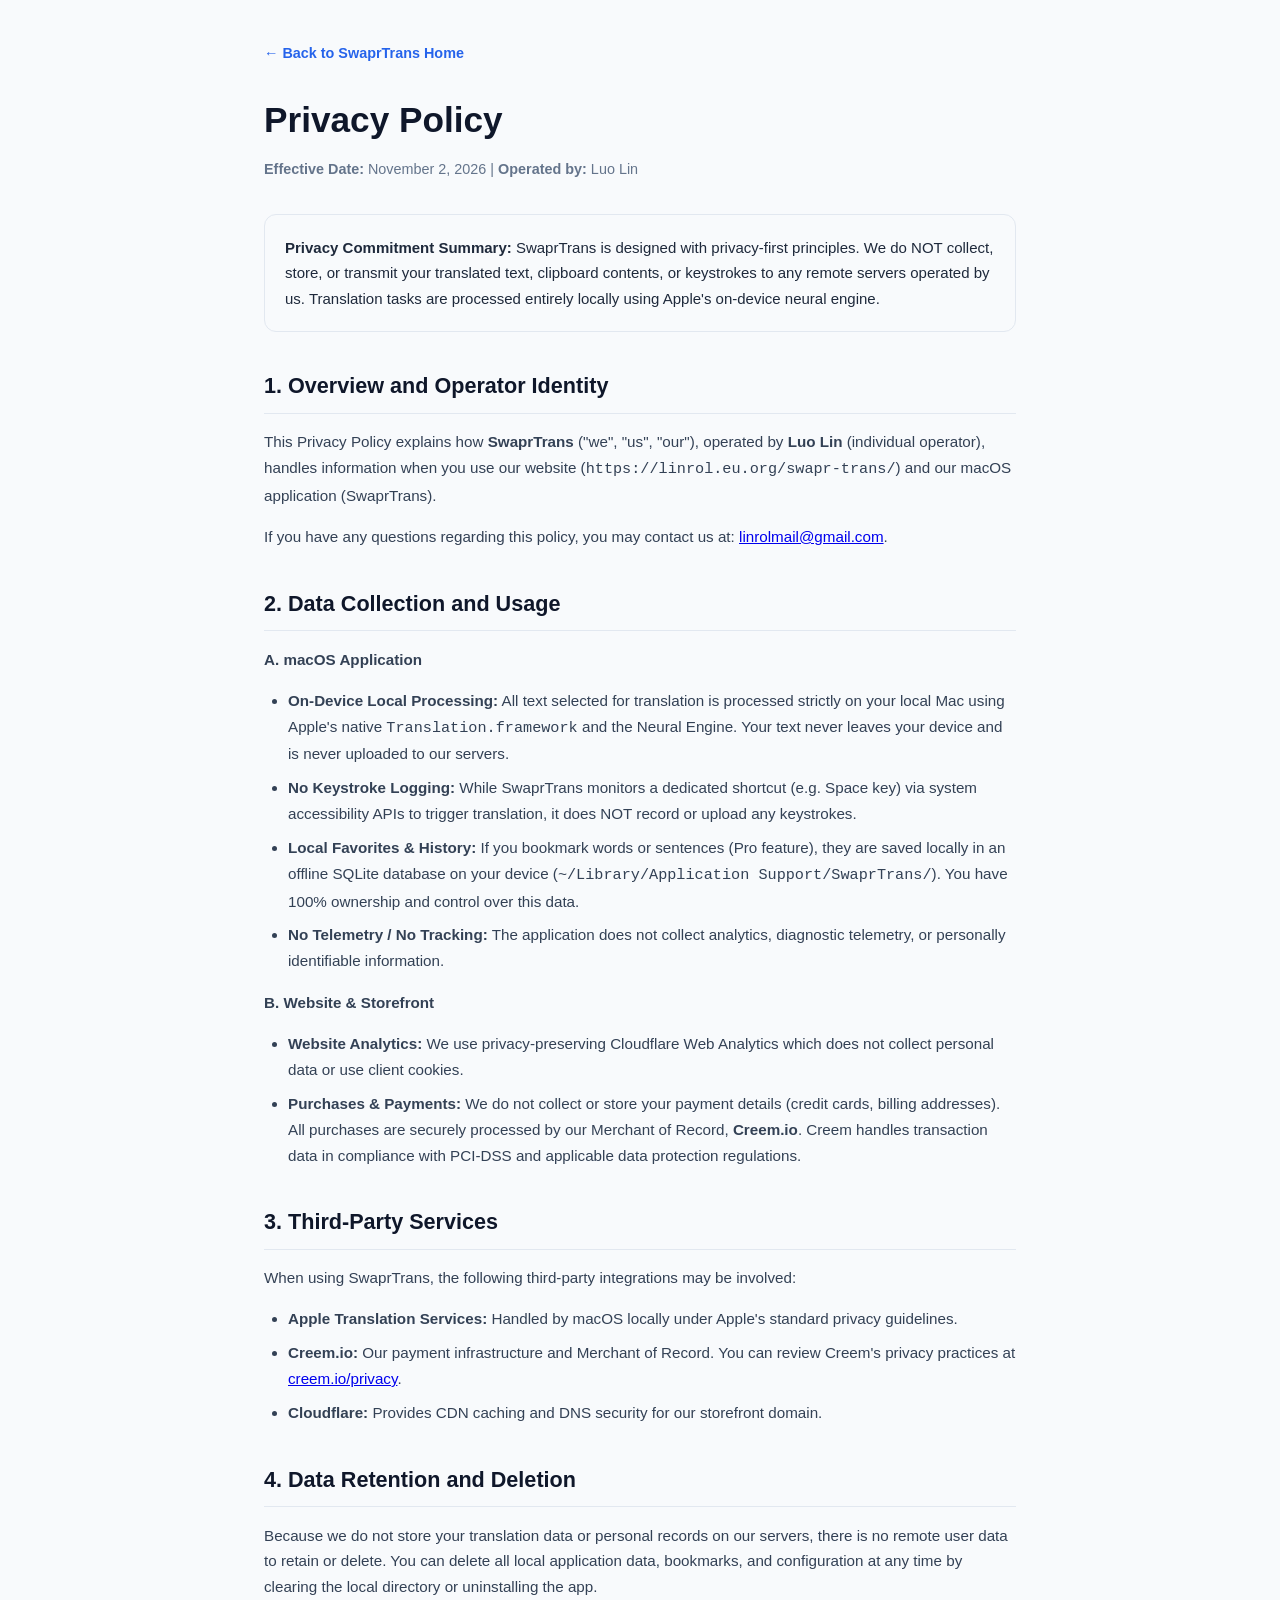
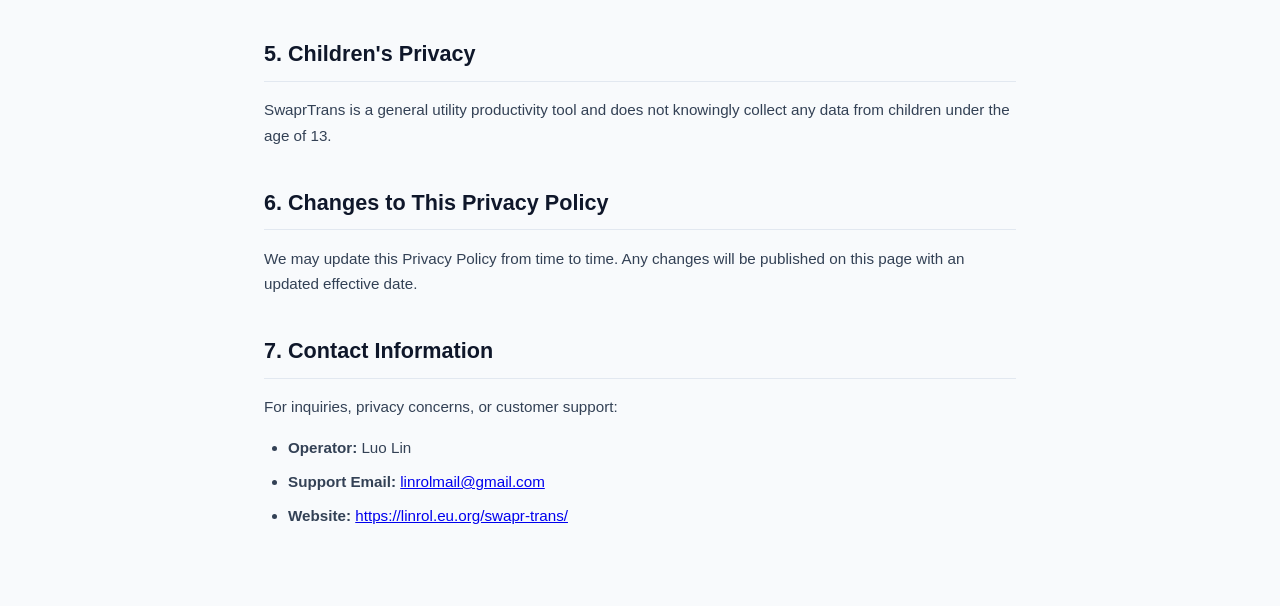
<file: docs/privacy.html>
<!DOCTYPE html>
<html lang="en">
  <head>
    <meta charset="utf-8" />
    <meta name="viewport" content="width=device-width, initial-scale=1" />
    <title>Privacy Policy - SwaprTrans</title>
    <meta name="description" content="Privacy Policy for SwaprTrans application and website." />
    <link rel="canonical" href="https://linrol.eu.org/swapr-trans/privacy.html" />
    <link rel="icon" type="image/png" href="assets/favicon.png" />
    <link rel="stylesheet" href="styles.css" />
    <style>
      .legal-page {
        max-width: 800px;
        margin: 40px auto 80px;
        padding: 0 24px;
        color: #1e293b;
        line-height: 1.7;
      }
      .legal-page h1 {
        font-size: 2.2rem;
        font-weight: 800;
        margin-bottom: 8px;
        color: #0f172a;
      }
      .legal-page .meta {
        color: #64748b;
        font-size: 0.9rem;
        margin-bottom: 32px;
      }
      .legal-page h2 {
        font-size: 1.35rem;
        font-weight: 700;
        margin-top: 36px;
        margin-bottom: 12px;
        color: #0f172a;
        border-bottom: 1px solid #e2e8f0;
        padding-bottom: 8px;
      }
      .legal-page p, .legal-page li {
        font-size: 0.95rem;
        color: #334155;
      }
      .legal-page ul {
        padding-left: 24px;
        margin-bottom: 16px;
      }
      .legal-page li {
        margin-bottom: 8px;
      }
      .legal-card {
        background: #f8fafc;
        border: 1px solid #e2e8f0;
        border-radius: 12px;
        padding: 20px;
        margin: 24px 0;
      }
      .back-nav {
        margin-bottom: 24px;
      }
      .back-nav a {
        display: inline-flex;
        align-items: center;
        gap: 6px;
        color: #2563eb;
        text-decoration: none;
        font-weight: 600;
        font-size: 0.9rem;
      }
      .back-nav a:hover {
        text-decoration: underline;
      }
    </style>
  </head>
  <body>
    <div class="legal-page">
      <div class="back-nav">
        <a href="./">← Back to SwaprTrans Home</a>
      </div>

      <h1>Privacy Policy</h1>
      <div class="meta">
        <strong>Effective Date:</strong> November 2, 2026 | <strong>Operated by:</strong> Luo Lin
      </div>

      <div class="legal-card">
        <strong>Privacy Commitment Summary:</strong> SwaprTrans is designed with privacy-first principles. We do NOT collect, store, or transmit your translated text, clipboard contents, or keystrokes to any remote servers operated by us. Translation tasks are processed entirely locally using Apple's on-device neural engine.
      </div>

      <h2>1. Overview and Operator Identity</h2>
      <p>
        This Privacy Policy explains how <strong>SwaprTrans</strong> ("we", "us", "our"), operated by <strong>Luo Lin</strong> (individual operator), handles information when you use our website (<code>https://linrol.eu.org/swapr-trans/</code>) and our macOS application (SwaprTrans).
      </p>
      <p>
        If you have any questions regarding this policy, you may contact us at: <a href="mailto:linrolmail@gmail.com">linrolmail@gmail.com</a>.
      </p>

      <h2>2. Data Collection and Usage</h2>
      <p><strong>A. macOS Application</strong></p>
      <ul>
        <li><strong>On-Device Local Processing:</strong> All text selected for translation is processed strictly on your local Mac using Apple's native <code>Translation.framework</code> and the Neural Engine. Your text never leaves your device and is never uploaded to our servers.</li>
        <li><strong>No Keystroke Logging:</strong> While SwaprTrans monitors a dedicated shortcut (e.g. Space key) via system accessibility APIs to trigger translation, it does NOT record or upload any keystrokes.</li>
        <li><strong>Local Favorites & History:</strong> If you bookmark words or sentences (Pro feature), they are saved locally in an offline SQLite database on your device (<code>~/Library/Application Support/SwaprTrans/</code>). You have 100% ownership and control over this data.</li>
        <li><strong>No Telemetry / No Tracking:</strong> The application does not collect analytics, diagnostic telemetry, or personally identifiable information.</li>
      </ul>

      <p><strong>B. Website & Storefront</strong></p>
      <ul>
        <li><strong>Website Analytics:</strong> We use privacy-preserving Cloudflare Web Analytics which does not collect personal data or use client cookies.</li>
        <li><strong>Purchases & Payments:</strong> We do not collect or store your payment details (credit cards, billing addresses). All purchases are securely processed by our Merchant of Record, <strong>Creem.io</strong>. Creem handles transaction data in compliance with PCI-DSS and applicable data protection regulations.</li>
      </ul>

      <h2>3. Third-Party Services</h2>
      <p>
        When using SwaprTrans, the following third-party integrations may be involved:
      </p>
      <ul>
        <li><strong>Apple Translation Services:</strong> Handled by macOS locally under Apple's standard privacy guidelines.</li>
        <li><strong>Creem.io:</strong> Our payment infrastructure and Merchant of Record. You can review Creem's privacy practices at <a href="https://www.creem.io/privacy" target="_blank" rel="noopener noreferrer">creem.io/privacy</a>.</li>
        <li><strong>Cloudflare:</strong> Provides CDN caching and DNS security for our storefront domain.</li>
      </ul>

      <h2>4. Data Retention and Deletion</h2>
      <p>
        Because we do not store your translation data or personal records on our servers, there is no remote user data to retain or delete. You can delete all local application data, bookmarks, and configuration at any time by clearing the local directory or uninstalling the app.
      </p>

      <h2>5. Children's Privacy</h2>
      <p>
        SwaprTrans is a general utility productivity tool and does not knowingly collect any data from children under the age of 13.
      </p>

      <h2>6. Changes to This Privacy Policy</h2>
      <p>
        We may update this Privacy Policy from time to time. Any changes will be published on this page with an updated effective date.
      </p>

      <h2>7. Contact Information</h2>
      <p>
        For inquiries, privacy concerns, or customer support:
      </p>
      <ul>
        <li><strong>Operator:</strong> Luo Lin</li>
        <li><strong>Support Email:</strong> <a href="mailto:linrolmail@gmail.com">linrolmail@gmail.com</a></li>
        <li><strong>Website:</strong> <a href="https://linrol.eu.org/swapr-trans/">https://linrol.eu.org/swapr-trans/</a></li>
      </ul>
    </div>
  </body>
</html>
</file>
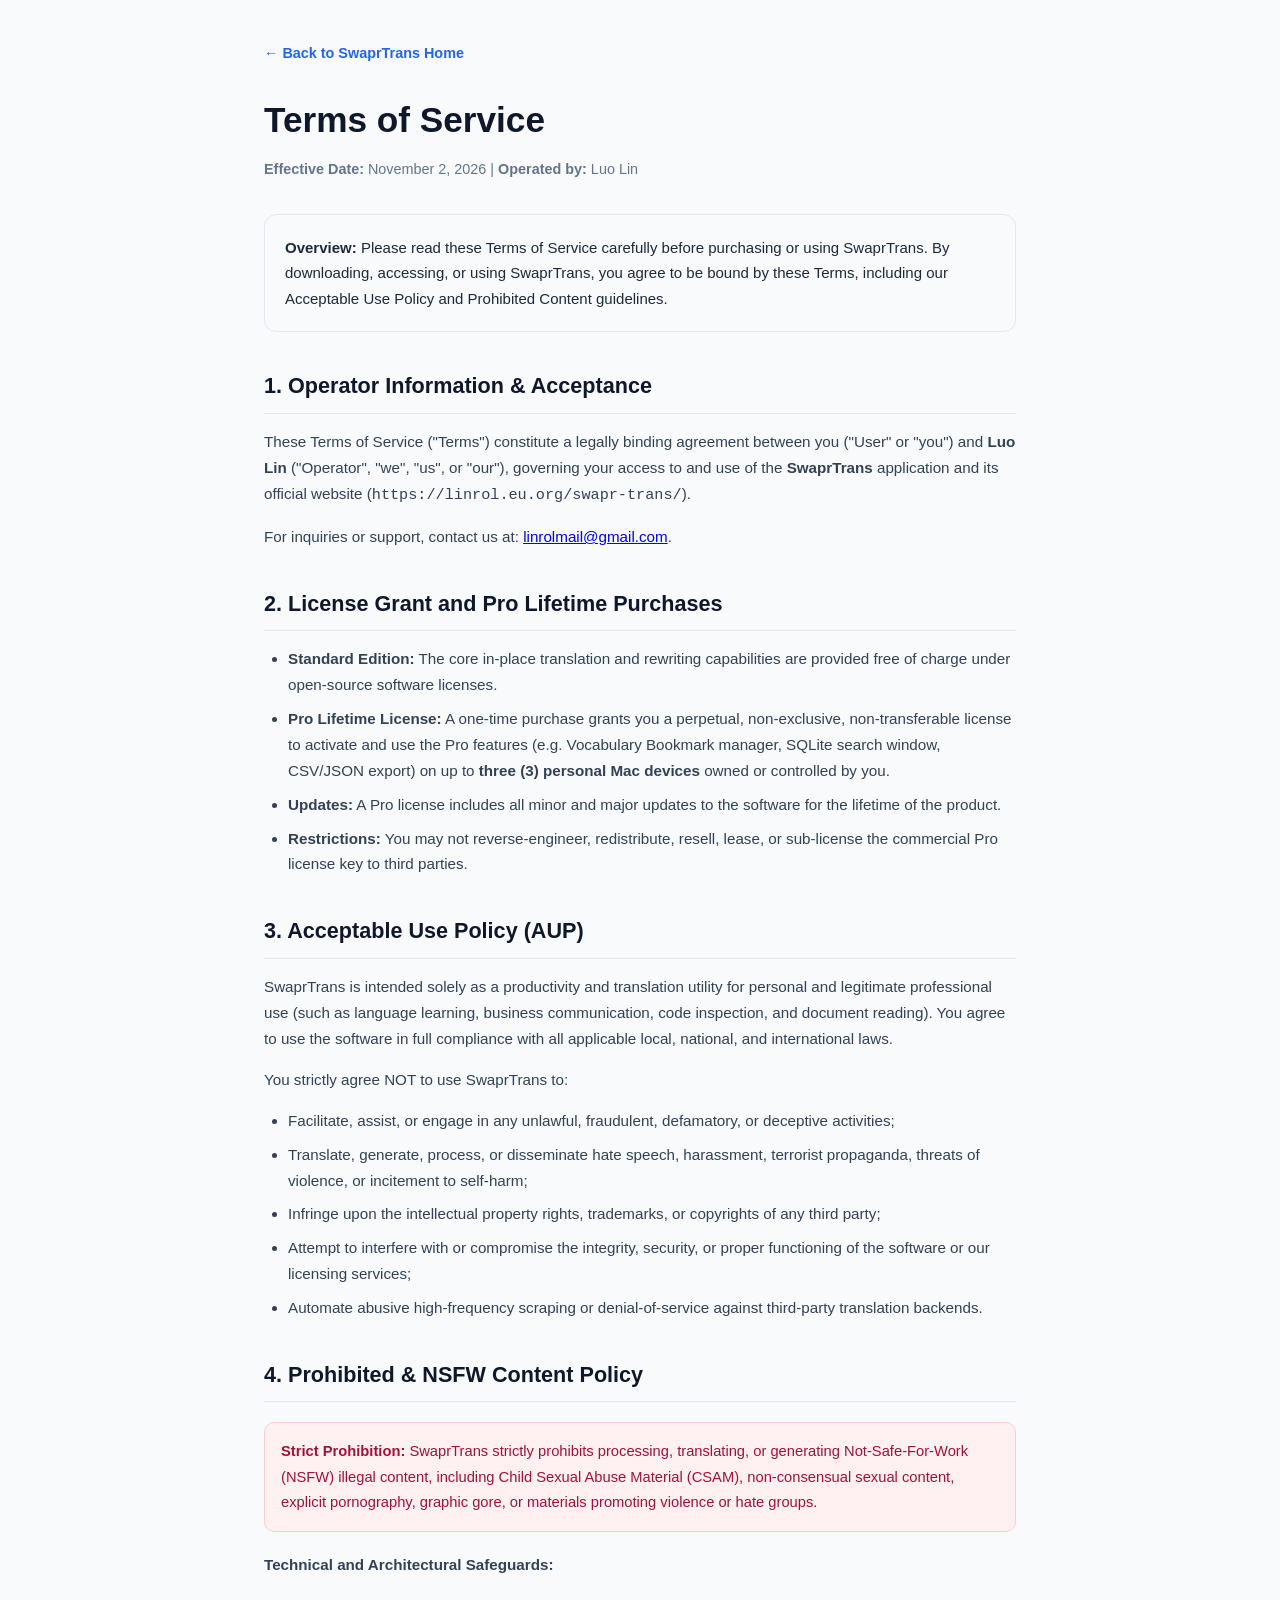
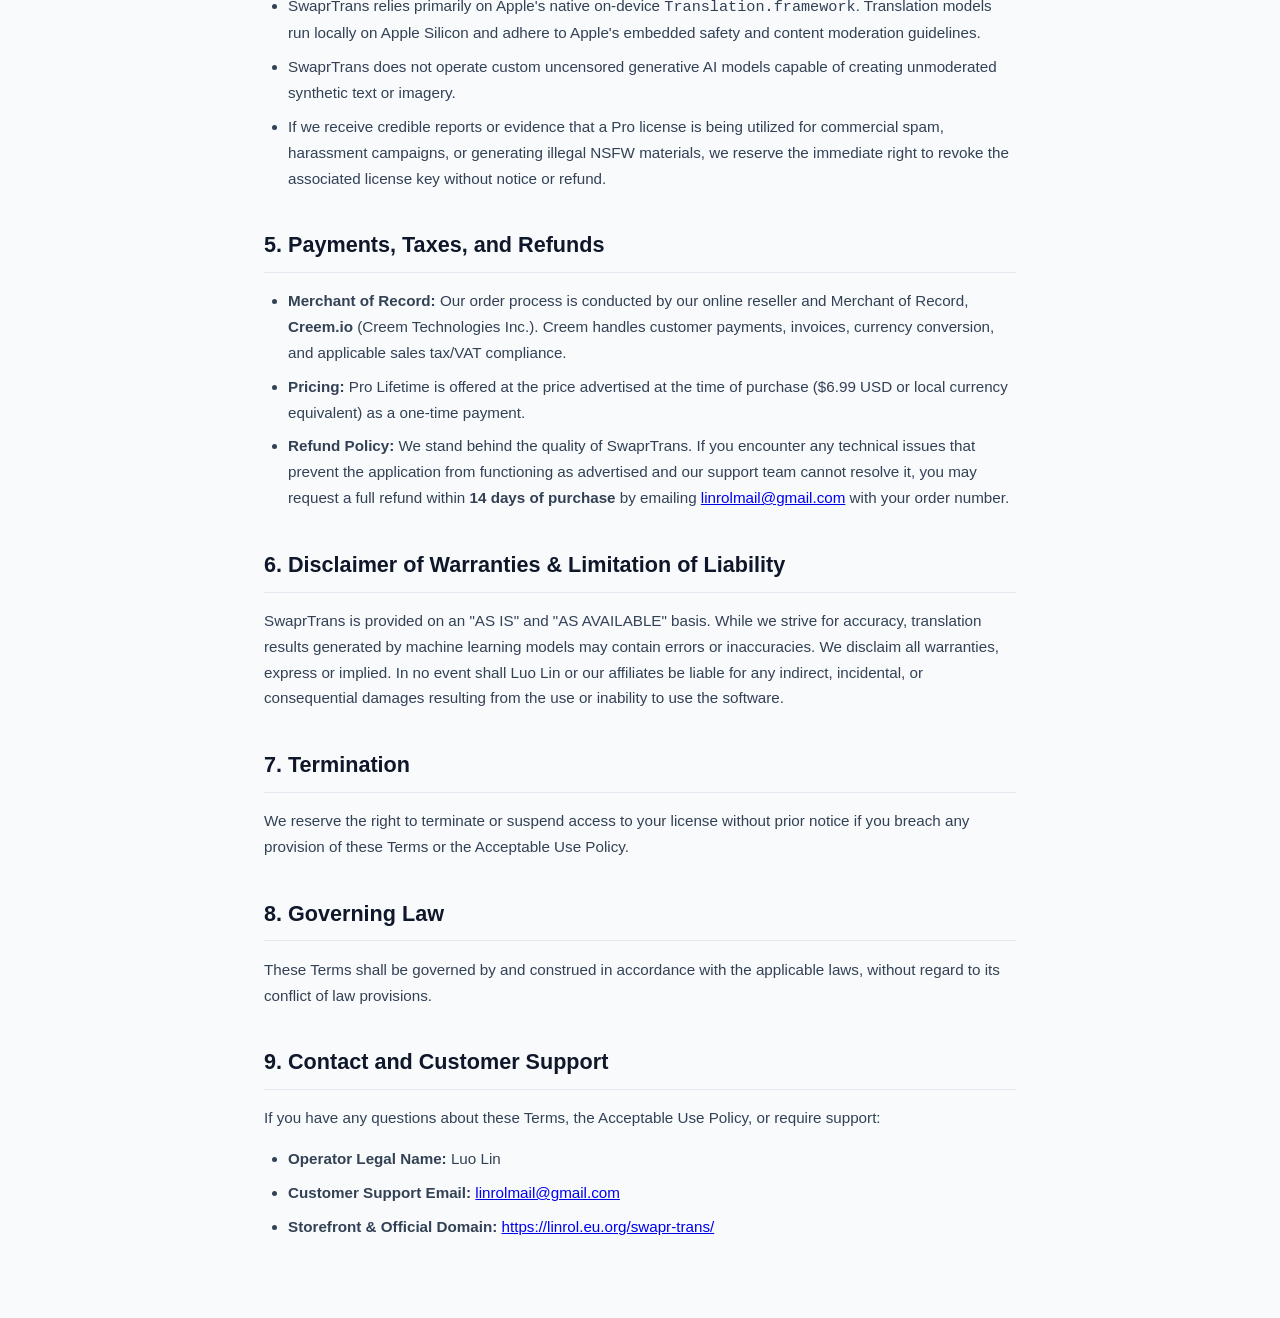
<file: docs/terms.html>
<!DOCTYPE html>
<html lang="en">
  <head>
    <meta charset="utf-8" />
    <meta name="viewport" content="width=device-width, initial-scale=1" />
    <title>Terms of Service - SwaprTrans</title>
    <meta name="description" content="Terms of Service and Acceptable Use Policy for SwaprTrans." />
    <link rel="canonical" href="https://linrol.eu.org/swapr-trans/terms.html" />
    <link rel="icon" type="image/png" href="assets/favicon.png" />
    <link rel="stylesheet" href="styles.css" />
    <style>
      .legal-page {
        max-width: 800px;
        margin: 40px auto 80px;
        padding: 0 24px;
        color: #1e293b;
        line-height: 1.7;
      }
      .legal-page h1 {
        font-size: 2.2rem;
        font-weight: 800;
        margin-bottom: 8px;
        color: #0f172a;
      }
      .legal-page .meta {
        color: #64748b;
        font-size: 0.9rem;
        margin-bottom: 32px;
      }
      .legal-page h2 {
        font-size: 1.35rem;
        font-weight: 700;
        margin-top: 36px;
        margin-bottom: 12px;
        color: #0f172a;
        border-bottom: 1px solid #e2e8f0;
        padding-bottom: 8px;
      }
      .legal-page p, .legal-page li {
        font-size: 0.95rem;
        color: #334155;
      }
      .legal-page ul {
        padding-left: 24px;
        margin-bottom: 16px;
      }
      .legal-page li {
        margin-bottom: 8px;
      }
      .legal-card {
        background: #f8fafc;
        border: 1px solid #e2e8f0;
        border-radius: 12px;
        padding: 20px;
        margin: 24px 0;
      }
      .back-nav {
        margin-bottom: 24px;
      }
      .back-nav a {
        display: inline-flex;
        align-items: center;
        gap: 6px;
        color: #2563eb;
        text-decoration: none;
        font-weight: 600;
        font-size: 0.9rem;
      }
      .back-nav a:hover {
        text-decoration: underline;
      }
      .alert-box {
        background: #fff1f2;
        border: 1px solid #fecdd3;
        border-radius: 10px;
        padding: 16px;
        color: #9f1239;
        font-size: 0.92rem;
        margin: 20px 0;
      }
    </style>
  </head>
  <body>
    <div class="legal-page">
      <div class="back-nav">
        <a href="./">← Back to SwaprTrans Home</a>
      </div>

      <h1>Terms of Service</h1>
      <div class="meta">
        <strong>Effective Date:</strong> November 2, 2026 | <strong>Operated by:</strong> Luo Lin
      </div>

      <div class="legal-card">
        <strong>Overview:</strong> Please read these Terms of Service carefully before purchasing or using SwaprTrans. By downloading, accessing, or using SwaprTrans, you agree to be bound by these Terms, including our Acceptable Use Policy and Prohibited Content guidelines.
      </div>

      <h2>1. Operator Information & Acceptance</h2>
      <p>
        These Terms of Service ("Terms") constitute a legally binding agreement between you ("User" or "you") and <strong>Luo Lin</strong> ("Operator", "we", "us", or "our"), governing your access to and use of the <strong>SwaprTrans</strong> application and its official website (<code>https://linrol.eu.org/swapr-trans/</code>).
      </p>
      <p>
        For inquiries or support, contact us at: <a href="mailto:linrolmail@gmail.com">linrolmail@gmail.com</a>.
      </p>

      <h2>2. License Grant and Pro Lifetime Purchases</h2>
      <ul>
        <li><strong>Standard Edition:</strong> The core in-place translation and rewriting capabilities are provided free of charge under open-source software licenses.</li>
        <li><strong>Pro Lifetime License:</strong> A one-time purchase grants you a perpetual, non-exclusive, non-transferable license to activate and use the Pro features (e.g. Vocabulary Bookmark manager, SQLite search window, CSV/JSON export) on up to <strong>three (3) personal Mac devices</strong> owned or controlled by you.</li>
        <li><strong>Updates:</strong> A Pro license includes all minor and major updates to the software for the lifetime of the product.</li>
        <li><strong>Restrictions:</strong> You may not reverse-engineer, redistribute, resell, lease, or sub-license the commercial Pro license key to third parties.</li>
      </ul>

      <h2>3. Acceptable Use Policy (AUP)</h2>
      <p>
        SwaprTrans is intended solely as a productivity and translation utility for personal and legitimate professional use (such as language learning, business communication, code inspection, and document reading). You agree to use the software in full compliance with all applicable local, national, and international laws.
      </p>
      <p>You strictly agree NOT to use SwaprTrans to:</p>
      <ul>
        <li>Facilitate, assist, or engage in any unlawful, fraudulent, defamatory, or deceptive activities;</li>
        <li>Translate, generate, process, or disseminate hate speech, harassment, terrorist propaganda, threats of violence, or incitement to self-harm;</li>
        <li>Infringe upon the intellectual property rights, trademarks, or copyrights of any third party;</li>
        <li>Attempt to interfere with or compromise the integrity, security, or proper functioning of the software or our licensing services;</li>
        <li>Automate abusive high-frequency scraping or denial-of-service against third-party translation backends.</li>
      </ul>

      <h2>4. Prohibited & NSFW Content Policy</h2>
      <div class="alert-box">
        <strong>Strict Prohibition:</strong> SwaprTrans strictly prohibits processing, translating, or generating Not-Safe-For-Work (NSFW) illegal content, including Child Sexual Abuse Material (CSAM), non-consensual sexual content, explicit pornography, graphic gore, or materials promoting violence or hate groups.
      </div>
      <p>
        <strong>Technical and Architectural Safeguards:</strong>
      </p>
      <ul>
        <li>SwaprTrans relies primarily on Apple's native on-device <code>Translation.framework</code>. Translation models run locally on Apple Silicon and adhere to Apple's embedded safety and content moderation guidelines.</li>
        <li>SwaprTrans does not operate custom uncensored generative AI models capable of creating unmoderated synthetic text or imagery.</li>
        <li>If we receive credible reports or evidence that a Pro license is being utilized for commercial spam, harassment campaigns, or generating illegal NSFW materials, we reserve the immediate right to revoke the associated license key without notice or refund.</li>
      </ul>

      <h2>5. Payments, Taxes, and Refunds</h2>
      <ul>
        <li><strong>Merchant of Record:</strong> Our order process is conducted by our online reseller and Merchant of Record, <strong>Creem.io</strong> (Creem Technologies Inc.). Creem handles customer payments, invoices, currency conversion, and applicable sales tax/VAT compliance.</li>
        <li><strong>Pricing:</strong> Pro Lifetime is offered at the price advertised at the time of purchase ($6.99 USD or local currency equivalent) as a one-time payment.</li>
        <li><strong>Refund Policy:</strong> We stand behind the quality of SwaprTrans. If you encounter any technical issues that prevent the application from functioning as advertised and our support team cannot resolve it, you may request a full refund within <strong>14 days of purchase</strong> by emailing <a href="mailto:linrolmail@gmail.com">linrolmail@gmail.com</a> with your order number.</li>
      </ul>

      <h2>6. Disclaimer of Warranties & Limitation of Liability</h2>
      <p>
        SwaprTrans is provided on an "AS IS" and "AS AVAILABLE" basis. While we strive for accuracy, translation results generated by machine learning models may contain errors or inaccuracies. We disclaim all warranties, express or implied. In no event shall Luo Lin or our affiliates be liable for any indirect, incidental, or consequential damages resulting from the use or inability to use the software.
      </p>

      <h2>7. Termination</h2>
      <p>
        We reserve the right to terminate or suspend access to your license without prior notice if you breach any provision of these Terms or the Acceptable Use Policy.
      </p>

      <h2>8. Governing Law</h2>
      <p>
        These Terms shall be governed by and construed in accordance with the applicable laws, without regard to its conflict of law provisions.
      </p>

      <h2>9. Contact and Customer Support</h2>
      <p>
        If you have any questions about these Terms, the Acceptable Use Policy, or require support:
      </p>
      <ul>
        <li><strong>Operator Legal Name:</strong> Luo Lin</li>
        <li><strong>Customer Support Email:</strong> <a href="mailto:linrolmail@gmail.com">linrolmail@gmail.com</a></li>
        <li><strong>Storefront & Official Domain:</strong> <a href="https://linrol.eu.org/swapr-trans/">https://linrol.eu.org/swapr-trans/</a></li>
      </ul>
    </div>
  </body>
</html>
</file>
<file: docs/styles.css>
:root {
  --bg: #f8fafc;
  --bg-elevated: rgba(255, 255, 255, 0.9);
  --bg-card: #ffffff;
  --bg-card-hover: #ffffff;
  --border: rgba(15, 23, 42, 0.08);
  --border-strong: rgba(15, 23, 42, 0.14);
  --border-accent: rgba(37, 99, 235, 0.35);
  --text: #0f172a;
  --text-muted: #475569;
  --text-dim: #64748b;
  --primary: #0284c7;
  --primary-hover: #0369a1;
  --accent: #6366f1;
  --emerald: #059669;
  --radius-xs: 6px;
  --radius-sm: 10px;
  --radius: 16px;
  --radius-lg: 24px;
  --ease: cubic-bezier(0.16, 1, 0.3, 1);
  --font-sans: -apple-system, BlinkMacSystemFont, "SF Pro Text", "SF Pro Display", "PingFang SC", "Hiragino Sans GB", "Segoe UI", Roboto, Helvetica, Arial, sans-serif;
  --font-mono: ui-monospace, SFMono-Regular, "SF Mono", Menlo, Monaco, Consolas, monospace;
  color-scheme: light;
}

*, *::before, *::after {
  box-sizing: border-box;
}

html {
  scroll-behavior: smooth;
  scroll-padding-top: 90px;
}

body {
  margin: 0;
  min-height: 100dvh;
  font-family: var(--font-sans);
  font-size: 15px;
  line-height: 1.6;
  color: var(--text);
  background-color: var(--bg);
  overflow-x: hidden;
  -webkit-font-smoothing: antialiased;
  text-rendering: optimizeLegibility;
}

/* Luminous Ambient Glow (Hardware Accelerated, Zero-Blur Gradient) */
.ambient {
  position: absolute;
  top: 0;
  left: 0;
  right: 0;
  height: 1200px;
  pointer-events: none;
  z-index: 0;
  overflow: hidden;
  background:
    radial-gradient(circle 500px at 25% 0%, rgba(186, 230, 253, 0.45) 0%, transparent 70%),
    radial-gradient(circle 450px at 85% 25%, rgba(221, 214, 254, 0.4) 0%, transparent 70%),
    radial-gradient(circle 400px at 15% 65%, rgba(254, 215, 170, 0.25) 0%, transparent 70%);
}

.container {
  width: 100%;
  max-width: 960px;
  margin: 0 auto;
  padding: 0 20px;
  position: relative;
  z-index: 1;
}

/* Floating Pill Navbar */
.nav-wrap {
  position: sticky;
  top: 16px;
  z-index: 100;
  display: flex;
  justify-content: center;
  padding: 0 16px;
}

.nav-pill {
  display: flex;
  align-items: center;
  justify-content: space-between;
  gap: 16px;
  padding: 6px 14px 6px 12px;
  background: rgba(255, 255, 255, 0.88);
  backdrop-filter: blur(20px) saturate(180%);
  -webkit-backdrop-filter: blur(20px) saturate(180%);
  border: 1px solid var(--border-strong);
  border-radius: 9999px;
  box-shadow: 0 10px 30px rgba(15, 23, 42, 0.08), 0 1px 3px rgba(15, 23, 42, 0.05);
  max-width: 900px;
  width: 100%;
}

.brand {
  display: flex;
  align-items: center;
  gap: 10px;
  text-decoration: none;
  color: var(--text);
  font-weight: 700;
  flex-shrink: 0;
}

.brand img {
  border-radius: 7px;
  box-shadow: 0 2px 6px rgba(0, 0, 0, 0.08);
}

.brand-text {
  display: flex;
  align-items: center;
  gap: 6px;
}

.brand-title {
  font-size: 0.98rem;
  letter-spacing: -0.02em;
  color: #0f172a;
  white-space: nowrap;
}

.brand-badge {
  font-size: 0.72rem;
  color: #0284c7;
  background: #e0f2fe;
  padding: 2px 8px;
  border-radius: 9999px;
  font-weight: 600;
  white-space: nowrap;
}

.nav-links {
  display: flex;
  align-items: center;
  gap: 18px;
  white-space: nowrap;
}

.nav-links a {
  font-size: 0.85rem;
  font-weight: 500;
  color: var(--text-muted);
  text-decoration: none;
  white-space: nowrap;
  transition: color 150ms var(--ease);
}

.nav-links a:hover {
  color: var(--text);
}

.nav-links .nav-link-pro {
  color: #7c3aed;
  font-weight: 600;
  display: inline-flex;
  align-items: center;
  gap: 4px;
  background: rgba(124, 58, 237, 0.08);
  padding: 3px 10px;
  border-radius: 9999px;
  font-size: 0.82rem;
  transition: all 150ms var(--ease);
}

.nav-links .nav-link-pro:hover {
  background: rgba(124, 58, 237, 0.16);
  color: #6d28d9;
}

.nav-links .nav-link-pro .pro-tag {
  font-size: 0.72rem;
  line-height: 1;
}

.nav-actions {
  display: flex;
  align-items: center;
  gap: 8px;
  flex-shrink: 0;
  padding-right: 2px;
}

/* Language Toggle Switch */
.lang-switch {
  display: flex;
  background: #f1f5f9;
  border: 1px solid var(--border);
  border-radius: 9999px;
  padding: 2px;
}

.lang-switch button {
  background: transparent;
  border: none;
  padding: 3px 8px;
  font-size: 0.74rem;
  font-weight: 600;
  color: var(--text-muted);
  border-radius: 9999px;
  cursor: pointer;
  transition: all 150ms var(--ease);
}

.lang-switch button[aria-pressed="true"] {
  background: #ffffff;
  color: #0f172a;
  box-shadow: 0 1px 3px rgba(0, 0, 0, 0.1);
}

/* Button Component */
.btn {
  display: inline-flex;
  align-items: center;
  justify-content: center;
  gap: 6px;
  padding: 7px 15px;
  font-size: 0.84rem;
  font-weight: 600;
  border-radius: 9999px;
  text-decoration: none;
  cursor: pointer;
  border: none;
  transition: all 180ms var(--ease);
  line-height: 1.2;
  white-space: nowrap;
  flex-shrink: 0;
}

.btn-primary {
  background: linear-gradient(135deg, #0284c7 0%, #2563eb 100%);
  color: #ffffff;
  box-shadow: 0 4px 14px rgba(37, 99, 235, 0.28);
}

.btn-primary:hover {
  background: linear-gradient(135deg, #0369a1 0%, #1d4ed8 100%);
  box-shadow: 0 6px 20px rgba(37, 99, 235, 0.4);
  transform: translateY(-1px);
}

.btn-secondary {
  background: #ffffff;
  color: #0f172a;
  border: 1px solid var(--border-strong);
  box-shadow: 0 1px 2px rgba(0, 0, 0, 0.04);
}

.btn-secondary:hover {
  background: #f8fafc;
  border-color: rgba(15, 23, 42, 0.25);
  transform: translateY(-1px);
}

.btn-pro {
  background: linear-gradient(135deg, #7c3aed 0%, #a855f7 100%);
  color: #ffffff !important;
  box-shadow: 0 4px 14px rgba(124, 58, 237, 0.32);
  border: none;
}

.btn-pro:hover {
  background: linear-gradient(135deg, #6d28d9 0%, #9333ea 100%);
  box-shadow: 0 6px 20px rgba(124, 58, 237, 0.45);
  transform: translateY(-1px);
}

.btn-icon {
  width: 32px;
  height: 32px;
  padding: 0;
  border-radius: 50%;
  background: #ffffff;
  border: 1px solid var(--border);
  color: var(--text-muted);
  box-shadow: 0 1px 2px rgba(0, 0, 0, 0.04);
  flex-shrink: 0;
}

.btn-icon:hover {
  color: var(--text);
  border-color: var(--border-strong);
}

/* Hero Section */
.hero {
  padding: 56px 0 36px;
  text-align: center;
}

.eyebrow-pill {
  display: inline-flex;
  align-items: center;
  gap: 8px;
  padding: 4px 12px;
  background: #e0f2fe;
  border: 1px solid rgba(2, 132, 199, 0.25);
  border-radius: 9999px;
  font-size: 0.78rem;
  font-weight: 600;
  color: #0369a1;
  margin-bottom: 22px;
}

.eyebrow-pill .dot {
  width: 6px;
  height: 6px;
  background: #0284c7;
  border-radius: 50%;
  box-shadow: 0 0 8px rgba(2, 132, 199, 0.6);
}

.hero h1 {
  font-size: clamp(2.3rem, 4.8vw, 3.8rem);
  font-weight: 800;
  line-height: 1.15;
  letter-spacing: -0.04em;
  margin: 0 0 16px;
  color: #0f172a;
}

.hero h1 .gradient {
  background: linear-gradient(135deg, #0284c7 0%, #4f46e5 50%, #9333ea 100%);
  -webkit-background-clip: text;
  -webkit-text-fill-color: transparent;
}

.hero-sub {
  font-size: 1.05rem;
  color: var(--text-muted);
  max-width: 640px;
  margin: 0 auto 28px;
  line-height: 1.65;
}

.hero-actions {
  display: flex;
  align-items: center;
  justify-content: center;
  gap: 12px;
  margin-bottom: 28px;
}

.hero-actions .btn {
  padding: 10px 22px;
  font-size: 0.92rem;
}

.hero-meta {
  display: flex;
  align-items: center;
  justify-content: center;
  gap: 20px;
  font-size: 0.8rem;
  color: var(--text-dim);
  margin-bottom: 40px;
}

.hero-meta span {
  display: inline-flex;
  align-items: center;
  gap: 5px;
}

.hero-meta svg {
  color: var(--emerald);
}

/* Interactive macOS Demo Box (Clean Light Window) */
.demo-card {
  background: #ffffff;
  border-radius: var(--radius);
  border: 1px solid var(--border-strong);
  box-shadow: 0 24px 60px rgba(15, 23, 42, 0.09), 0 1px 3px rgba(0, 0, 0, 0.04);
  max-width: 760px;
  margin: 0 auto;
  overflow: hidden;
  text-align: left;
}

.demo-bar {
  height: 38px;
  background: #f8fafc;
  border-bottom: 1px solid #e2e8f0;
  display: flex;
  align-items: center;
  padding: 0 14px;
  position: relative;
}

.demo-dots {
  display: flex;
  gap: 6px;
}

.demo-dot {
  width: 10px;
  height: 10px;
  border-radius: 50%;
}

.demo-dot.red { background: #ff5f56; }
.demo-dot.yellow { background: #ffbd2e; }
.demo-dot.green { background: #27c93f; }

.demo-title {
  position: absolute;
  left: 50%;
  transform: translateX(-50%);
  font-size: 0.78rem;
  font-weight: 500;
  color: #64748b;
  display: flex;
  align-items: center;
  gap: 5px;
}

.demo-body {
  padding: 24px;
  position: relative;
  background: #ffffff;
  min-height: 275px;
}

.editor-fake-toolbar {
  display: flex;
  align-items: center;
  gap: 14px;
  margin-top: 14px;
  color: #94a3b8;
  opacity: 0.6;
  font-size: 14px;
}

.editor-fake-toolbar svg {
  width: 15px;
  height: 15px;
}

/* Safari Browser URL Bar in Demo */
.demo-browser-bar {
  position: absolute;
  left: 50%;
  transform: translateX(-50%);
  background: #ffffff;
  border: 1px solid #cbd5e1;
  border-radius: 6px;
  padding: 3px 14px;
  font-size: 0.74rem;
  color: #475569;
  display: flex;
  align-items: center;
  gap: 6px;
  max-width: 380px;
  width: 60%;
  box-shadow: 0 1px 2px rgba(0, 0, 0, 0.03);
}

.demo-browser-bar svg {
  color: #64748b;
  flex-shrink: 0;
}

#browser-url-text {
  overflow: hidden;
  text-overflow: ellipsis;
  white-space: nowrap;
}

/* Terminal Theme Styles */
.demo-card.theme-terminal {
  background: #18181b;
  border-color: #3f3f46;
  box-shadow: 0 24px 60px rgba(0, 0, 0, 0.45);
}

.demo-card.theme-terminal .demo-bar {
  background: #27272a;
  border-bottom: 1px solid #3f3f46;
}

.demo-card.theme-terminal .demo-title {
  color: #a1a1aa;
  font-family: ui-monospace, SFMono-Regular, Menlo, Monaco, Consolas, monospace;
}

.demo-card.theme-terminal .demo-body {
  background: #18181b;
}

.demo-card.theme-terminal .input-surface {
  background: #18181b;
  color: #f4f4f5;
  font-family: ui-monospace, SFMono-Regular, Menlo, Monaco, Consolas, monospace;
  font-size: 0.95rem;
}

.demo-card.theme-terminal .terminal-prompt {
  color: #34d399;
  font-weight: 600;
  margin-right: 4px;
}

.demo-card.theme-terminal .terminal-fake-statusbar {
  display: flex;
  align-items: center;
  margin-top: 18px;
  padding-top: 8px;
  border-top: 1px solid #27272a;
  font-family: ui-monospace, monospace;
  font-size: 10px;
  color: #71717a;
}

/* Browser Theme Styles */
.demo-card.theme-browser {
  background: #fdfdfd;
}

.demo-card.theme-browser .input-surface {
  font-family: -apple-system, BlinkMacSystemFont, "Segoe UI", Roboto, Helvetica, Arial, sans-serif;
  font-size: 1.08rem;
  line-height: 1.7;
  color: #1e293b;
  padding: 16px 20px;
}

.input-surface {
  background: #ffffff;
  border-radius: var(--radius-sm);
  padding: 12px 14px;
  min-height: 90px;
  font-size: 1.05rem;
  line-height: 1.6;
  color: #0f172a;
}

.text-stream {
  word-break: break-word;
}

.text-selected {
  background: #6ee7b7;
  color: #064e3b;
  border-radius: 3px;
  padding: 1px 4px;
}

.text-replaced {
  background: #dcfce7;
  color: #15803d;
  border-radius: 3px;
  padding: 1px 4px;
  animation: swapGlow 0.8s ease-out;
}

/* Exact Real-App SwaprTrans HUD (1:1 with Screenshot) */
.swapr-hud {
  position: absolute;
  top: 76px;
  left: 24px;
  width: 320px;
  background: rgba(244, 245, 247, 0.88);
  backdrop-filter: blur(28px) saturate(190%);
  -webkit-backdrop-filter: blur(28px) saturate(190%);
  border: 1px solid rgba(255, 255, 255, 0.7);
  border-radius: 14px;
  padding: 12px 14px 14px;
  box-shadow: 0 16px 36px rgba(15, 23, 42, 0.16), 0 2px 10px rgba(0, 0, 0, 0.06);
  opacity: 0;
  transform: translateY(6px) scale(0.98);
  transition: all 0.22s var(--ease);
  pointer-events: none;
  z-index: 10;
  color: #1e293b;
}

.swapr-hud.is-visible {
  opacity: 1;
  transform: translateY(0) scale(1);
}

.hud-header {
  display: flex;
  align-items: center;
  justify-content: space-between;
  margin-bottom: 8px;
}

.hud-direction-pill {
  display: inline-flex;
  align-items: center;
  gap: 5px;
  background: rgba(0, 0, 0, 0.06);
  padding: 3px 8px;
  border-radius: 6px;
  font-size: 11px;
  font-weight: 700;
  color: #0f172a;
}

.hud-direction-pill svg.hud-book-icon {
  width: 12px;
  height: 12px;
  color: #0284c7;
}

.hud-direction-pill svg.hud-swap-arrows {
  width: 10px;
  height: 10px;
  color: #64748b;
}

.hud-header-right {
  display: flex;
  align-items: center;
  gap: 8px;
}

.hud-icon-btn {
  background: transparent;
  border: none;
  color: #64748b;
  cursor: pointer;
  padding: 2px;
  display: flex;
  align-items: center;
  justify-content: center;
}

.hud-provider-tag {
  font-size: 9.5px;
  color: #64748b;
  background: rgba(0, 0, 0, 0.06);
  padding: 2px 7px;
  border-radius: 9999px;
  font-weight: 500;
}

.hud-body {
  margin-top: 4px;
  margin-bottom: 12px;
}

.hud-orig-text {
  font-size: 11px;
  color: #64748b;
  line-height: 1.4;
}

.hud-divider {
  height: 1px;
  background: rgba(0, 0, 0, 0.07);
  margin: 6px 0 8px;
}

.hud-trans-text {
  font-size: 13.5px;
  font-weight: 600;
  color: #0f172a;
  line-height: 1.45;
}

.hud-actions {
  display: flex;
  justify-content: flex-end;
  gap: 8px;
}

.hud-btn {
  display: inline-flex;
  align-items: center;
  gap: 5px;
  background: #ffffff;
  border: 1px solid rgba(0, 0, 0, 0.12);
  border-radius: 6px;
  padding: 4px 10px;
  font-size: 11px;
  font-weight: 500;
  color: #0f172a;
  box-shadow: 0 1px 2px rgba(0, 0, 0, 0.05);
  transition: all 120ms ease;
}

.hud-btn.active,
.hud-btn-replace.active {
  background: #0284c7;
  color: #ffffff;
  border-color: #0284c7;
  box-shadow: 0 2px 6px rgba(2, 132, 199, 0.35);
  transform: scale(0.97);
}

.hud-btn-copy.active {
  background: #10b981 !important;
  color: #ffffff !important;
  border-color: #10b981 !important;
  box-shadow: 0 2px 6px rgba(16, 185, 129, 0.35) !important;
  transform: scale(0.97);
}

.demo-pills {
  display: flex;
  justify-content: center;
  gap: 8px;
  margin-top: 14px;
}

.demo-pill {
  background: #ffffff;
  border: 1px solid var(--border);
  color: var(--text-muted);
  font-size: 0.78rem;
  padding: 5px 13px;
  border-radius: 9999px;
  cursor: pointer;
  box-shadow: 0 1px 2px rgba(0, 0, 0, 0.03);
  transition: all 150ms var(--ease);
}

.demo-pill:hover,
.demo-pill.active {
  background: #e0f2fe;
  border-color: rgba(2, 132, 199, 0.35);
  color: #0369a1;
  font-weight: 600;
}

/* Compact Bento Features (4 Key Cards in Crisp White) */
.features-section {
  padding: 50px 0 36px;
}

.bento-grid {
  display: grid;
  grid-template-columns: repeat(2, 1fr);
  gap: 16px;
}

.bento-card {
  background: #ffffff;
  border: 1px solid var(--border);
  border-radius: var(--radius);
  padding: 24px;
  box-shadow: 0 4px 18px rgba(15, 23, 42, 0.04);
  transition: all 200ms var(--ease);
  position: relative;
  display: flex;
  flex-direction: column;
}

.bento-card:hover {
  border-color: rgba(15, 23, 42, 0.16);
  transform: translateY(-2px);
  box-shadow: 0 12px 30px rgba(15, 23, 42, 0.08);
}

.bento-card-icon {
  width: 40px;
  height: 40px;
  border-radius: 10px;
  background: #eff6ff;
  border: 1px solid #dbeafe;
  display: flex;
  align-items: center;
  justify-content: center;
  color: #2563eb;
  margin-bottom: 14px;
  flex-shrink: 0;
}

.bento-card-icon.purple {
  background: #f5f3ff;
  border-color: #ede9fe;
  color: #7c3aed;
}

.bento-card-icon.emerald {
  background: #ecfdf5;
  border-color: #d1fae5;
  color: #059669;
}

.bento-card h3 {
  font-size: 1.05rem;
  font-weight: 700;
  margin: 0 0 8px;
  color: #0f172a;
}

.bento-card p {
  font-size: 0.88rem;
  color: var(--text-muted);
  line-height: 1.6;
  margin: 0;
  flex-grow: 1;
}

/* Compact Install & Setup Card */
.install-section {
  padding: 24px 0 60px;
}

.install-box {
  background: #ffffff;
  border: 1px solid var(--border);
  border-radius: var(--radius);
  padding: 28px;
  display: grid;
  grid-template-columns: 1.2fr 1fr;
  gap: 28px;
  align-items: center;
  box-shadow: 0 6px 24px rgba(15, 23, 42, 0.04);
}

.install-steps {
  list-style: none;
  padding: 0;
  margin: 0;
  display: flex;
  flex-direction: column;
  gap: 12px;
}

.install-step {
  display: flex;
  align-items: flex-start;
  gap: 10px;
  font-size: 0.88rem;
  color: var(--text-muted);
}

.install-step-num {
  font-family: var(--font-mono);
  font-size: 0.74rem;
  font-weight: 700;
  color: #0284c7;
  background: #e0f2fe;
  padding: 1px 6px;
  border-radius: 4px;
  margin-top: 2px;
  flex-shrink: 0;
}

.install-step strong {
  color: #0f172a;
}

.install-cta-side {
  display: flex;
  flex-direction: column;
  align-items: center;
  gap: 14px;
  text-align: center;
  background: #f8fafc;
  border: 1px solid #e2e8f0;
  border-radius: var(--radius-sm);
  padding: 22px;
}

.install-cta-side .btn {
  width: 100%;
}

.code-pill {
  font-family: var(--font-mono);
  font-size: 0.78rem;
  color: #0369a1;
  background: #ffffff;
  padding: 6px 12px;
  border-radius: 6px;
  border: 1px solid #cbd5e1;
  width: 100%;
  text-align: left;
  overflow-x: auto;
}

/* ==========================================================================
   Compact Centered Footer (Ultra-Clean 2-Line)
   ========================================================================== */
.site-footer {
  border-top: 1px solid #e2e8f0;
  padding: 22px 0 20px;
  background: transparent;
  color: #64748b;
  font-size: 0.82rem;
}

.footer-content {
  display: flex;
  flex-direction: column;
  align-items: center;
  text-align: center;
  gap: 8px;
}

/* Line 1: Brand & Key Links */
.footer-line-primary {
  display: flex;
  align-items: center;
  justify-content: center;
  gap: 12px;
  flex-wrap: wrap;
}

.footer-mini-icon {
  width: 18px;
  height: 18px;
  border-radius: 5px;
  box-shadow: 0 1px 3px rgba(0, 0, 0, 0.08);
}

.footer-brand-title {
  font-size: 0.9rem;
  font-weight: 700;
  color: #0f172a;
}

.footer-line-primary a {
  color: #475569;
  text-decoration: none;
  font-size: 0.82rem;
  font-weight: 500;
  transition: color 150ms var(--ease, ease);
}

.footer-line-primary a:hover {
  color: #0f172a;
  text-decoration: underline;
}

.footer-dot {
  color: #cbd5e1;
  font-size: 0.72rem;
}

/* Line 2: Subtle Legal & Attribution */
.footer-line-secondary {
  display: flex;
  align-items: center;
  justify-content: center;
  gap: 10px;
  font-size: 0.76rem;
  color: #94a3b8;
  flex-wrap: wrap;
}

.footer-line-secondary strong {
  color: #64748b;
  font-weight: 600;
}

.footer-line-secondary a {
  color: #64748b;
  text-decoration: none;
}

.footer-line-secondary a:hover {
  color: #2563eb;
  text-decoration: underline;
}

.footer-mor-note {
  color: #94a3b8;
}

/* FAQ Section */
.faq-section {
  padding: 80px 0 60px;
}

.faq-title {
  font-size: 1.7rem;
  font-weight: 700;
  text-align: center;
  margin: 0 0 10px;
  color: var(--text);
  letter-spacing: -0.02em;
}

.faq-sub {
  font-size: 0.95rem;
  color: var(--text-muted);
  text-align: center;
  max-width: 520px;
  margin: 0 auto 36px;
}

.faq-grid {
  display: grid;
  grid-template-columns: repeat(2, 1fr);
  gap: 20px;
}

.faq-card {
  background: var(--bg-card);
  border: 1px solid var(--border);
  border-radius: var(--radius);
  padding: 24px;
  box-shadow: 0 2px 8px rgba(15, 23, 42, 0.03);
  transition: all 0.2s var(--ease);
  display: flex;
  flex-direction: column;
}

.faq-card:hover {
  border-color: rgba(2, 132, 199, 0.35);
  box-shadow: 0 6px 20px rgba(15, 23, 42, 0.06);
}

.faq-q {
  font-size: 1.05rem;
  font-weight: 600;
  color: var(--text);
  margin: 0 0 10px;
  display: flex;
  align-items: center;
  gap: 8px;
}

.faq-q-icon {
  font-size: 1rem;
  color: var(--primary);
  flex-shrink: 0;
}

.faq-a {
  font-size: 0.9rem;
  line-height: 1.65;
  color: var(--text-muted);
  margin: 0;
  flex-grow: 1;
}

/* Pricing & Edition Section */
.pricing-section {
  padding: 50px 0 40px;
}

.pricing-grid {
  display: grid;
  grid-template-columns: repeat(2, 1fr);
  gap: 24px;
  max-width: 860px;
  margin: 0 auto;
}

.pricing-card {
  background: #ffffff;
  border: 1px solid var(--border);
  border-radius: var(--radius);
  padding: 32px 28px;
  box-shadow: 0 4px 20px rgba(15, 23, 42, 0.04);
  display: flex;
  flex-direction: column;
  position: relative;
  transition: all 200ms var(--ease);
}

.pricing-card:hover {
  transform: translateY(-2px);
  box-shadow: 0 12px 32px rgba(15, 23, 42, 0.08);
}

.pricing-card.featured {
  border: 2px solid #a855f7;
  background: linear-gradient(180deg, #ffffff 0%, #faf5ff 100%);
  box-shadow: 0 8px 30px rgba(168, 85, 247, 0.12);
}

.pricing-card.featured:hover {
  box-shadow: 0 16px 40px rgba(168, 85, 247, 0.2);
}

.pricing-tag {
  position: absolute;
  top: -12px;
  right: 24px;
  background: linear-gradient(135deg, #7c3aed 0%, #d946ef 100%);
  color: #ffffff;
  font-size: 0.72rem;
  font-weight: 700;
  padding: 3px 12px;
  border-radius: 9999px;
  box-shadow: 0 2px 8px rgba(124, 58, 237, 0.3);
  letter-spacing: 0.02em;
}

.pricing-header {
  margin-bottom: 20px;
}

.pricing-title {
  font-size: 1.25rem;
  font-weight: 700;
  color: #0f172a;
  margin: 0 0 6px;
  display: flex;
  align-items: center;
  gap: 8px;
}

.pricing-desc {
  font-size: 0.86rem;
  color: var(--text-muted);
  margin: 0;
  line-height: 1.5;
}

.pricing-price-box {
  margin-bottom: 24px;
  padding-bottom: 20px;
  border-bottom: 1px solid var(--border);
}

.pricing-price {
  font-size: 2.2rem;
  font-weight: 800;
  color: #0f172a;
  letter-spacing: -0.03em;
  display: flex;
  align-items: baseline;
  gap: 6px;
}

.pricing-price-sub {
  font-size: 0.82rem;
  font-weight: 500;
  color: var(--text-dim);
}

.pricing-features {
  list-style: none;
  padding: 0;
  margin: 0 0 28px;
  display: flex;
  flex-direction: column;
  gap: 12px;
  flex-grow: 1;
}

.pricing-feature-item {
  display: flex;
  align-items: flex-start;
  gap: 10px;
  font-size: 0.88rem;
  color: var(--text);
  line-height: 1.45;
}

.pricing-check {
  width: 18px;
  height: 18px;
  border-radius: 50%;
  background: #ecfdf5;
  color: #059669;
  display: flex;
  align-items: center;
  justify-content: center;
  font-size: 11px;
  font-weight: 700;
  flex-shrink: 0;
  margin-top: 2px;
}

.pricing-check.pro-check {
  background: #f3e8ff;
  color: #7c3aed;
}

.pricing-card .btn {
  width: 100%;
  padding: 11px 18px;
  font-size: 0.92rem;
}

.pricing-note {
  font-size: 0.76rem;
  color: var(--text-dim);
  text-align: center;
  margin-top: 10px;
}

/* Responsive */
@media (max-width: 768px) {
  .nav-links {
    display: none;
  }
  .pricing-grid {
    grid-template-columns: 1fr;
  }
  .bento-grid {
    grid-template-columns: 1fr;
  }
  .faq-grid {
    grid-template-columns: 1fr;
  }
  .install-box {
    grid-template-columns: 1fr;
  }
  .hero h1 {
    font-size: 2.2rem;
  }
}

/* 开发者赛博咖啡馆穿透胶囊 (Cyber Cafe Portal) */
.cyber-cafe-portal {
  position: fixed;
  bottom: 24px;
  right: 24px;
  z-index: 99;
  background: rgba(255, 255, 255, 0.85);
  backdrop-filter: blur(12px);
  -webkit-backdrop-filter: blur(12px);
  border: 1px solid rgba(220, 210, 195, 0.85);
  border-radius: 999px;
  padding: 8px 16px;
  font-size: 13px;
  font-weight: 600;
  color: #382516;
  text-decoration: none;
  display: inline-flex;
  align-items: center;
  gap: 6px;
  box-shadow: 0 4px 16px rgba(56, 37, 22, 0.1);
  transition: all 0.25s cubic-bezier(0.16, 1, 0.3, 1);
}

.cyber-cafe-portal:hover {
  background: #ffffff;
  border-color: #c86835;
  color: #c86835;
  transform: translateY(-2px);
  box-shadow: 0 8px 24px rgba(200, 104, 53, 0.18);
}

@media (max-width: 768px) {
  .cyber-cafe-portal {
    bottom: 16px;
    right: 16px;
    padding: 7px 12px;
    font-size: 12px;
  }
}
</file>
